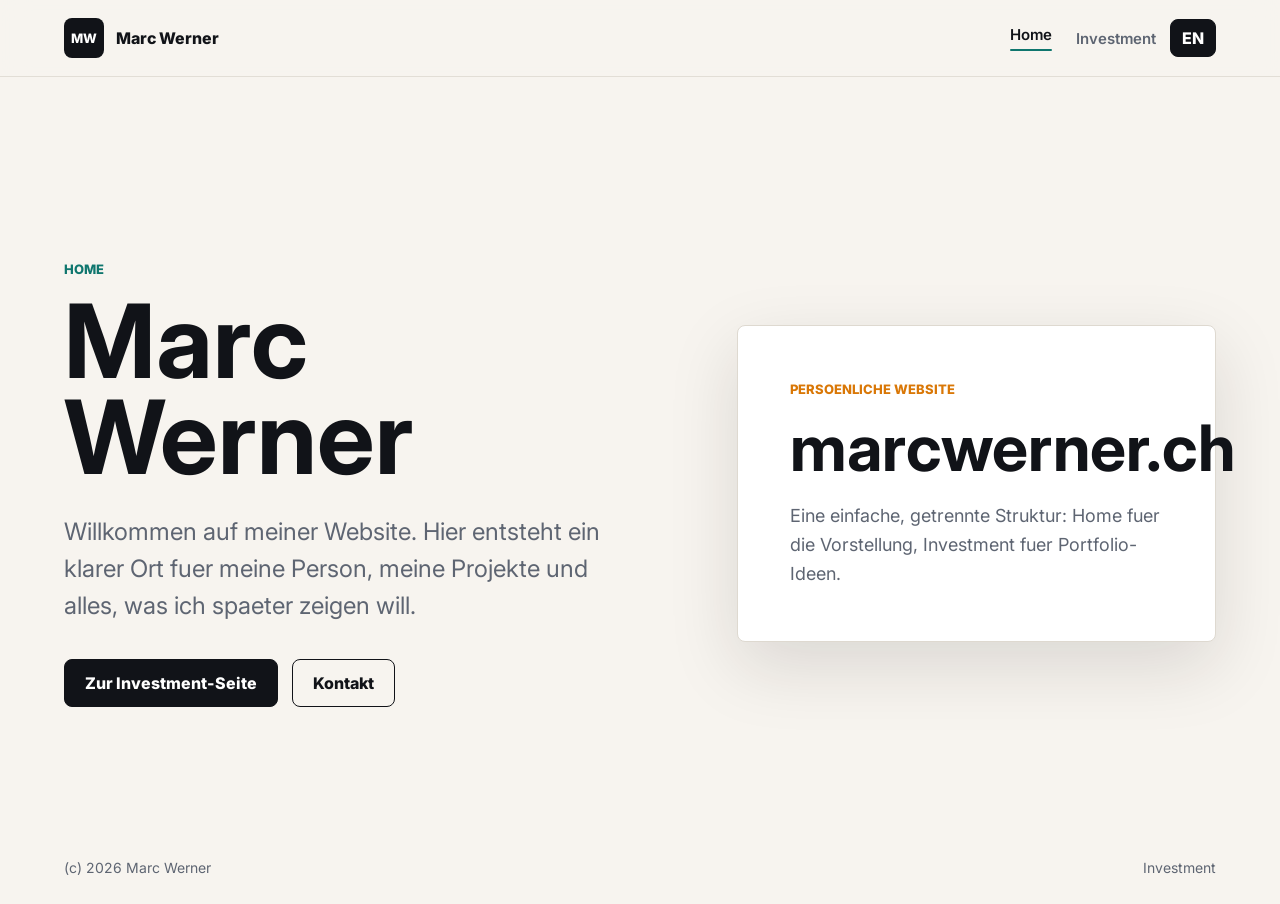
<file: index.html>
<!doctype html>
<html lang="de">
  <head>
    <meta charset="utf-8" />
    <meta name="viewport" content="width=device-width, initial-scale=1" />
    <title>Marc Werner</title>
    <meta
      name="description"
      content="Marc Werner - persoenliche Website mit Home- und Investment-Bereich."
    />
    <link rel="preconnect" href="https://fonts.googleapis.com" />
    <link rel="preconnect" href="https://fonts.gstatic.com" crossorigin />
    <link
      href="https://fonts.googleapis.com/css2?family=Inter:wght@400;500;600;700;800&display=swap"
      rel="stylesheet"
    />
    <link rel="stylesheet" href="styles.css" />
  </head>
  <body>
    <header class="site-header">
      <a class="brand" href="index.html" aria-label="Marc Werner Startseite">
        <span class="brand-mark">MW</span>
        <span>Marc Werner</span>
      </a>

      <div class="header-actions">
        <nav class="site-nav" aria-label="Hauptnavigation">
          <a class="is-active" href="index.html" data-i18n="navHome">Home</a>
          <a href="investment.html" data-i18n="navInvestment">Investment</a>
        </nav>

        <button class="language-toggle" type="button" aria-label="Switch language">EN</button>

        <button class="nav-toggle" type="button" aria-label="Menue oeffnen">
          <span></span>
          <span></span>
        </button>
      </div>
    </header>

    <main id="top">
      <section class="page-hero home-hero">
        <div class="hero-copy">
          <p class="eyebrow" data-i18n="homeEyebrow">Home</p>
          <h1>Marc Werner</h1>
          <p class="lead" data-i18n="homeLead">
            Willkommen auf meiner Website. Hier entsteht ein klarer Ort fuer
            meine Person, meine Projekte und alles, was ich spaeter zeigen will.
          </p>
          <div class="hero-actions">
            <a class="button primary" href="investment.html" data-i18n="homePrimary">
              Zur Investment-Seite
            </a>
            <a class="button secondary" href="mailto:hello@marcwerner.ch" data-i18n="homeSecondary">
              Kontakt
            </a>
          </div>
        </div>

        <div class="profile-panel">
          <span class="panel-label" data-i18n="homePanelLabel">Persoenliche Website</span>
          <strong>marcwerner.ch</strong>
          <p data-i18n="homePanelText">
            Eine einfache, getrennte Struktur: Home fuer die Vorstellung,
            Investment fuer Portfolio-Ideen.
          </p>
        </div>
      </section>
    </main>

    <footer class="site-footer">
      <span>(c) <span id="year"></span> Marc Werner</span>
      <a href="investment.html" data-i18n="navInvestment">Investment</a>
    </footer>

    <script src="script.js"></script>
  </body>
</html>
</file>
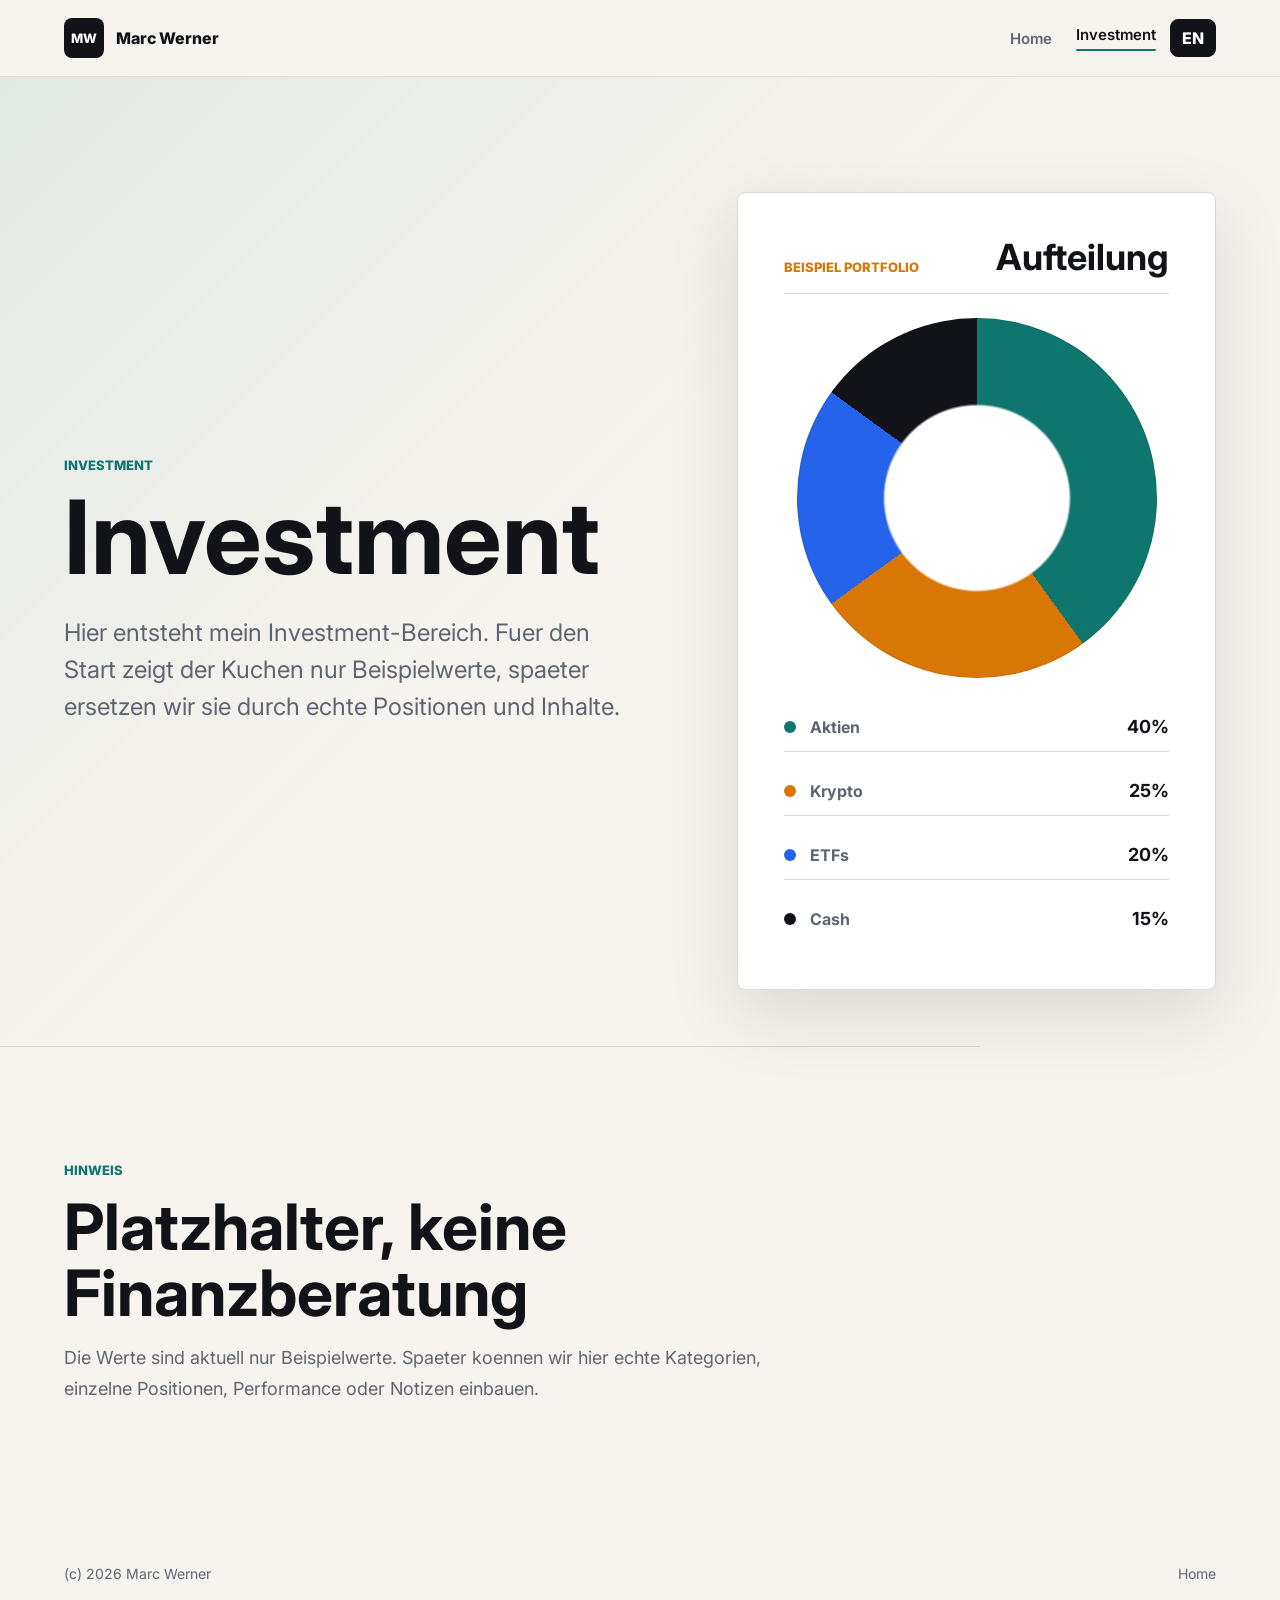
<file: investment.html>
<!doctype html>
<html lang="de">
  <head>
    <meta charset="utf-8" />
    <meta name="viewport" content="width=device-width, initial-scale=1" />
    <title>Investment | Marc Werner</title>
    <meta
      name="description"
      content="Investment-Bereich von Marc Werner mit Portfolio-Uebersicht."
    />
    <link rel="preconnect" href="https://fonts.googleapis.com" />
    <link rel="preconnect" href="https://fonts.gstatic.com" crossorigin />
    <link
      href="https://fonts.googleapis.com/css2?family=Inter:wght@400;500;600;700;800&display=swap"
      rel="stylesheet"
    />
    <link rel="stylesheet" href="styles.css" />
  </head>
  <body>
    <header class="site-header">
      <a class="brand" href="index.html" aria-label="Marc Werner Startseite">
        <span class="brand-mark">MW</span>
        <span>Marc Werner</span>
      </a>

      <div class="header-actions">
        <nav class="site-nav" aria-label="Hauptnavigation">
          <a href="index.html" data-i18n="navHome">Home</a>
          <a class="is-active" href="investment.html" data-i18n="navInvestment">Investment</a>
        </nav>

        <button class="language-toggle" type="button" aria-label="Switch language">EN</button>

        <button class="nav-toggle" type="button" aria-label="Menue oeffnen">
          <span></span>
          <span></span>
        </button>
      </div>
    </header>

    <main id="top">
      <section class="page-hero investment-hero">
        <div class="hero-copy">
          <p class="eyebrow" data-i18n="investmentEyebrow">Investment</p>
          <h1 data-i18n="investmentTitle">Investment</h1>
          <p class="lead" data-i18n="investmentLead">
            Hier entsteht mein Investment-Bereich. Fuer den Start zeigt der
            Kuchen nur Beispielwerte, spaeter ersetzen wir sie durch echte
            Positionen und Inhalte.
          </p>
        </div>

        <div class="portfolio-panel">
          <div class="portfolio-heading">
            <span data-i18n="portfolioLabel">Beispiel Portfolio</span>
            <strong data-i18n="portfolioTitle">Aufteilung</strong>
          </div>
          <div class="pie-chart" role="img" aria-label="Beispiel Portfolio Aufteilung"></div>
          <div class="allocation-list" aria-label="Portfolio Aufteilung">
            <div class="allocation-item">
              <span class="dot stocks"></span>
              <span data-i18n="assetStocks">Aktien</span>
              <strong>40%</strong>
            </div>
            <div class="allocation-item">
              <span class="dot crypto"></span>
              <span data-i18n="assetCrypto">Krypto</span>
              <strong>25%</strong>
            </div>
            <div class="allocation-item">
              <span class="dot etf"></span>
              <span data-i18n="assetEtf">ETFs</span>
              <strong>20%</strong>
            </div>
            <div class="allocation-item">
              <span class="dot cash"></span>
              <span data-i18n="assetCash">Cash</span>
              <strong>15%</strong>
            </div>
          </div>
        </div>
      </section>

      <section class="investment-note">
        <p class="eyebrow" data-i18n="investmentNoteEyebrow">Hinweis</p>
        <h2 data-i18n="investmentNoteTitle">Platzhalter, keine Finanzberatung</h2>
        <p data-i18n="investmentNoteText">
          Die Werte sind aktuell nur Beispielwerte. Spaeter koennen wir hier
          echte Kategorien, einzelne Positionen, Performance oder Notizen
          einbauen.
        </p>
      </section>
    </main>

    <footer class="site-footer">
      <span>(c) <span id="year"></span> Marc Werner</span>
      <a href="index.html" data-i18n="navHome">Home</a>
    </footer>

    <script src="script.js"></script>
  </body>
</html>
</file>
<file: styles.css>
:root {
  color-scheme: light;
  --ink: #111318;
  --muted: #5e6572;
  --paper: #f7f4ef;
  --surface: #ffffff;
  --line: #ded9d0;
  --accent: #0f766e;
  --accent-dark: #0a4f49;
  --warm: #d97706;
  --shadow: 0 24px 70px rgba(28, 24, 20, 0.13);
}

* {
  box-sizing: border-box;
}

html {
  scroll-behavior: smooth;
}

body {
  margin: 0;
  font-family: Inter, Arial, sans-serif;
  background: var(--paper);
  color: var(--ink);
}

a {
  color: inherit;
  text-decoration: none;
}

.site-header {
  position: sticky;
  top: 0;
  z-index: 10;
  display: flex;
  align-items: center;
  justify-content: space-between;
  gap: 24px;
  padding: 18px clamp(20px, 5vw, 64px);
  background: rgba(247, 244, 239, 0.9);
  border-bottom: 1px solid rgba(222, 217, 208, 0.8);
  backdrop-filter: blur(14px);
}

.brand,
.site-nav {
  display: flex;
  align-items: center;
}

.header-actions {
  display: flex;
  align-items: center;
  gap: 14px;
  margin-left: auto;
}

.brand {
  gap: 12px;
  font-weight: 800;
}

.brand-mark {
  display: grid;
  width: 40px;
  height: 40px;
  place-items: center;
  border-radius: 8px;
  background: var(--ink);
  color: var(--surface);
  font-size: 13px;
  letter-spacing: 0;
}

.site-nav {
  gap: 24px;
  color: var(--muted);
  font-size: 15px;
  font-weight: 600;
}

.site-nav a:hover,
.site-footer a:hover {
  color: var(--accent);
}

.site-nav a.is-active {
  color: var(--ink);
}

.site-nav a.is-active::after {
  display: block;
  width: 100%;
  height: 2px;
  margin-top: 5px;
  border-radius: 999px;
  background: var(--accent);
  content: "";
}

.language-toggle {
  min-width: 46px;
  height: 38px;
  border: 1px solid var(--ink);
  border-radius: 8px;
  background: var(--ink);
  color: var(--surface);
  cursor: pointer;
  font: inherit;
  font-weight: 800;
}

.nav-toggle {
  display: none;
  width: 42px;
  height: 42px;
  padding: 0;
  border: 1px solid var(--line);
  border-radius: 8px;
  background: var(--surface);
}

.nav-toggle span {
  display: block;
  width: 18px;
  height: 2px;
  margin: 5px auto;
  background: var(--ink);
}

.hero,
.page-hero {
  display: grid;
  grid-template-columns: minmax(0, 1fr) minmax(320px, 0.82fr);
  gap: clamp(36px, 7vw, 96px);
  align-items: center;
  min-height: calc(100vh - 76px);
  padding: clamp(60px, 9vw, 118px) clamp(20px, 5vw, 64px) 56px;
}

.hero-copy {
  max-width: 760px;
}

.home-hero {
  min-height: calc(100vh - 146px);
}

.eyebrow {
  margin: 0 0 16px;
  color: var(--accent);
  font-size: 13px;
  font-weight: 800;
  letter-spacing: 0;
  text-transform: uppercase;
}

h1,
h2,
h3,
p {
  overflow-wrap: anywhere;
}

h1 {
  margin: 0;
  font-size: clamp(56px, 8vw, 116px);
  line-height: 0.94;
  letter-spacing: 0;
}

h2 {
  margin: 0;
  font-size: clamp(34px, 5vw, 64px);
  line-height: 1.02;
  letter-spacing: 0;
}

h3 {
  margin: 12px 0 10px;
  font-size: 22px;
  letter-spacing: 0;
}

.lead {
  max-width: 650px;
  margin: 28px 0 0;
  color: var(--muted);
  font-size: clamp(19px, 2vw, 24px);
  line-height: 1.55;
}

.hero-actions {
  display: flex;
  flex-wrap: wrap;
  gap: 14px;
  margin-top: 34px;
}

.button {
  display: inline-flex;
  min-height: 48px;
  align-items: center;
  justify-content: center;
  padding: 0 20px;
  border: 1px solid var(--ink);
  border-radius: 8px;
  font-weight: 800;
}

.button.primary {
  background: var(--ink);
  color: var(--surface);
}

.button.secondary {
  background: transparent;
}

.hero-visual {
  overflow: hidden;
  border: 1px solid var(--line);
  border-radius: 8px;
  background: var(--surface);
  box-shadow: var(--shadow);
}

.profile-panel,
.portfolio-panel {
  border: 1px solid var(--line);
  border-radius: 8px;
  background: var(--surface);
  box-shadow: var(--shadow);
}

.profile-panel {
  padding: clamp(28px, 5vw, 52px);
}

.panel-label {
  color: var(--warm);
  font-size: 13px;
  font-weight: 800;
  text-transform: uppercase;
}

.profile-panel strong {
  display: block;
  margin-top: 18px;
  font-size: clamp(36px, 5vw, 64px);
  line-height: 1;
}

.profile-panel p {
  margin: 22px 0 0;
  color: var(--muted);
  font-size: 18px;
  line-height: 1.6;
}

.browser-bar {
  display: flex;
  gap: 8px;
  padding: 16px;
  border-bottom: 1px solid var(--line);
}

.browser-bar span {
  width: 10px;
  height: 10px;
  border-radius: 50%;
  background: var(--line);
}

.browser-bar span:first-child {
  background: var(--warm);
}

.browser-bar span:nth-child(2) {
  background: var(--accent);
}

.visual-layout {
  display: grid;
  gap: 18px;
  padding: clamp(22px, 4vw, 40px);
}

.visual-panel {
  min-height: 110px;
  border: 1px solid var(--line);
  border-radius: 8px;
  background:
    linear-gradient(90deg, rgba(15, 118, 110, 0.12), transparent 60%),
    #fbfaf7;
}

.main-panel {
  display: flex;
  min-height: 190px;
  flex-direction: column;
  justify-content: flex-end;
  padding: 24px;
}

.main-panel strong {
  font-size: 30px;
}

.main-panel span {
  margin-top: 8px;
  color: var(--muted);
}

.visual-row {
  display: grid;
  grid-template-columns: 1fr 1fr;
  gap: 18px;
}

.visual-strip {
  height: 18px;
  border-radius: 999px;
  background: repeating-linear-gradient(
    90deg,
    var(--accent),
    var(--accent) 18px,
    var(--line) 18px,
    var(--line) 36px
  );
}

.investment-hero {
  background:
    linear-gradient(135deg, rgba(15, 118, 110, 0.09), transparent 46%),
    var(--paper);
}

.investment-card {
  display: grid;
  gap: 0;
  padding: 0;
}

.portfolio-panel {
  display: grid;
  grid-template-columns: 1fr;
  gap: 24px;
  align-items: center;
  padding: clamp(24px, 5vw, 46px);
}

.portfolio-heading {
  display: flex;
  align-items: flex-end;
  justify-content: space-between;
  gap: 18px;
  border-bottom: 1px solid var(--line);
  padding-bottom: 18px;
}

.portfolio-heading span {
  color: var(--warm);
  font-size: 13px;
  font-weight: 800;
  text-transform: uppercase;
}

.portfolio-heading strong {
  font-size: clamp(24px, 3vw, 36px);
  line-height: 1;
}

.pie-chart {
  aspect-ratio: 1;
  width: min(100%, 360px);
  margin: 0 auto;
  border-radius: 50%;
  background:
    radial-gradient(circle at center, var(--surface) 0 36%, transparent 37%),
    conic-gradient(
      #0f766e 0 40%,
      #d97706 40% 65%,
      #2563eb 65% 85%,
      #111318 85% 100%
    );
  box-shadow: inset 0 0 0 1px rgba(17, 19, 24, 0.12);
}

.allocation-list {
  display: grid;
  gap: 14px;
}

.allocation-item {
  display: grid;
  grid-template-columns: 14px 1fr auto;
  gap: 12px;
  align-items: center;
  padding: 14px 0;
  border-bottom: 1px solid var(--line);
}

.allocation-item:last-child {
  border-bottom: 0;
}

.allocation-item span:not(.dot) {
  color: var(--muted);
  font-weight: 700;
}

.allocation-item strong {
  font-size: 18px;
}

.dot {
  width: 12px;
  height: 12px;
  border-radius: 50%;
}

.dot.stocks {
  background: #0f766e;
}

.dot.crypto {
  background: #d97706;
}

.dot.etf {
  background: #2563eb;
}

.dot.cash {
  background: #111318;
}

.metric-row {
  display: flex;
  min-height: 118px;
  align-items: center;
  justify-content: space-between;
  gap: 24px;
  padding: 28px;
  border-bottom: 1px solid var(--line);
}

.metric-row:last-child {
  border-bottom: 0;
}

.metric-row span {
  color: var(--muted);
  font-size: 14px;
  font-weight: 800;
  text-transform: uppercase;
}

.metric-row strong {
  max-width: 260px;
  text-align: right;
  font-size: clamp(24px, 3vw, 40px);
  line-height: 1.05;
}

.section,
.split-section,
.contact-section,
.investment-note {
  padding: clamp(72px, 9vw, 120px) clamp(20px, 5vw, 64px);
  border-top: 1px solid var(--line);
}

.investment-note {
  max-width: 980px;
}

.investment-note p:last-child {
  max-width: 760px;
  color: var(--muted);
  font-size: 18px;
  line-height: 1.7;
}

.section-heading {
  max-width: 820px;
  margin-bottom: 34px;
}

.service-grid {
  display: grid;
  grid-template-columns: repeat(3, minmax(0, 1fr));
  gap: 18px;
}

.service-card,
.project-list article {
  border: 1px solid var(--line);
  border-radius: 8px;
  background: var(--surface);
  padding: 24px;
}

.card-number,
.project-list span {
  color: var(--warm);
  font-size: 13px;
  font-weight: 800;
  text-transform: uppercase;
}

.service-card p,
.project-list p,
.contact-section p {
  margin: 0;
  color: var(--muted);
  line-height: 1.65;
}

.split-section {
  display: grid;
  grid-template-columns: minmax(0, 0.85fr) minmax(320px, 1fr);
  gap: clamp(28px, 6vw, 80px);
}

.project-list {
  display: grid;
  gap: 18px;
}

.contact-section {
  display: flex;
  align-items: center;
  justify-content: space-between;
  gap: 30px;
  background: var(--accent-dark);
  color: var(--surface);
}

.contact-section .eyebrow,
.contact-section p {
  color: rgba(255, 255, 255, 0.78);
}

.contact-section .button.primary {
  border-color: var(--surface);
  background: var(--surface);
  color: var(--accent-dark);
}

.site-footer {
  display: flex;
  justify-content: space-between;
  gap: 20px;
  padding: 28px clamp(20px, 5vw, 64px);
  color: var(--muted);
  font-size: 14px;
}

@media (max-width: 880px) {
  .nav-toggle {
    display: block;
  }

  .site-nav {
    position: absolute;
    top: 76px;
    right: 76px;
    display: none;
    width: min(260px, calc(100vw - 40px));
    flex-direction: column;
    align-items: stretch;
    gap: 0;
    border: 1px solid var(--line);
    border-radius: 8px;
    background: var(--surface);
    box-shadow: var(--shadow);
  }

  .site-nav.is-open {
    display: flex;
  }

  .site-nav a {
    padding: 16px;
    border-bottom: 1px solid var(--line);
  }

  .site-nav a.is-active::after {
    width: 32px;
  }

  .site-nav a:last-child {
    border-bottom: 0;
  }

  .hero,
  .page-hero,
  .split-section {
    grid-template-columns: 1fr;
  }

  .hero {
    min-height: auto;
  }

  .page-hero {
    min-height: auto;
  }

  .portfolio-panel {
    grid-template-columns: 1fr;
  }

  .service-grid {
    grid-template-columns: 1fr;
  }

  .contact-section {
    align-items: flex-start;
    flex-direction: column;
  }
}

@media (max-width: 520px) {
  .site-header {
    padding-inline: 16px;
  }

  .brand span:last-child {
    display: none;
  }

  .header-actions {
    gap: 10px;
  }

  .language-toggle,
  .nav-toggle {
    width: 42px;
    min-width: 42px;
  }

  .hero,
  .page-hero,
  .section,
  .split-section,
  .contact-section,
  .investment-note {
    padding-inline: 16px;
  }

  h1 {
    font-size: 54px;
  }

  .hero-actions,
  .button {
    width: 100%;
  }

  .visual-row {
    grid-template-columns: 1fr;
  }

  .metric-row {
    align-items: flex-start;
    flex-direction: column;
  }

  .metric-row strong {
    text-align: left;
  }

  .portfolio-heading {
    align-items: flex-start;
    flex-direction: column;
  }

  .site-footer {
    flex-direction: column;
    padding-inline: 16px;
  }
}
</file>
